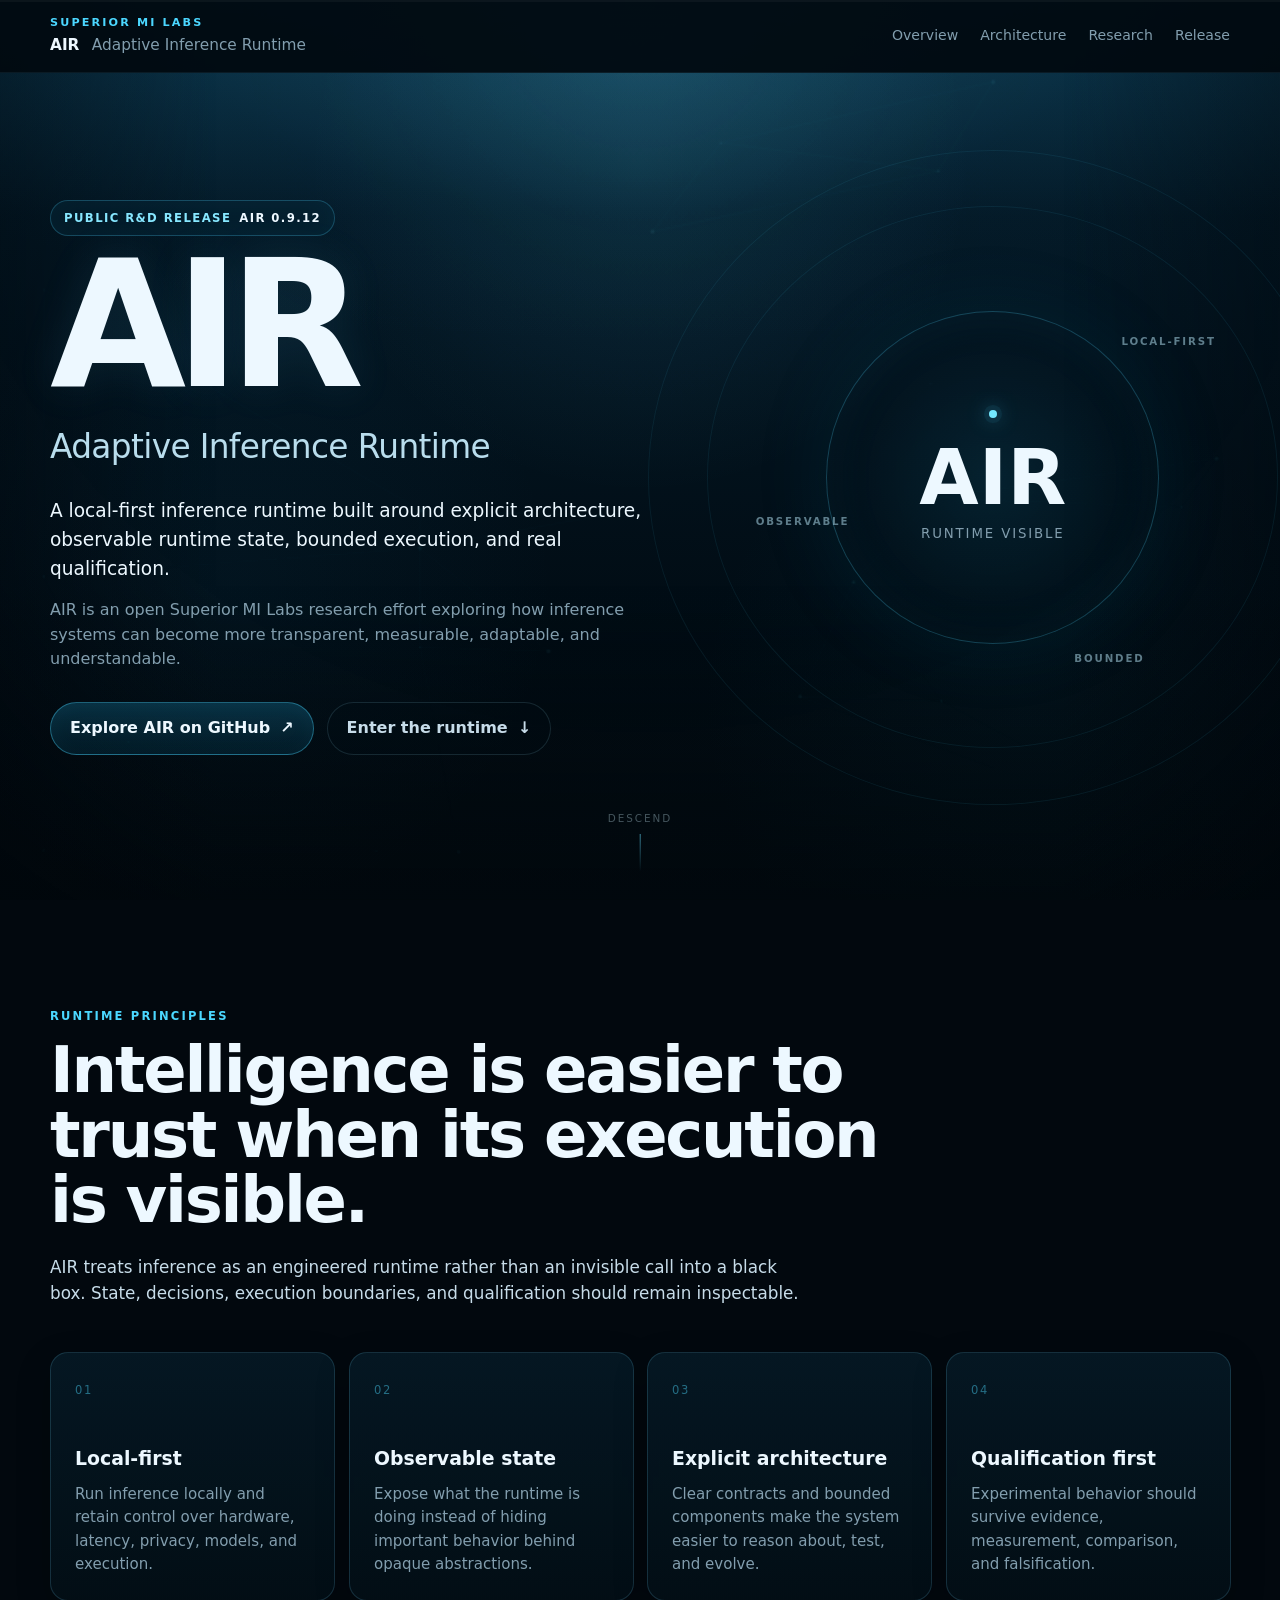
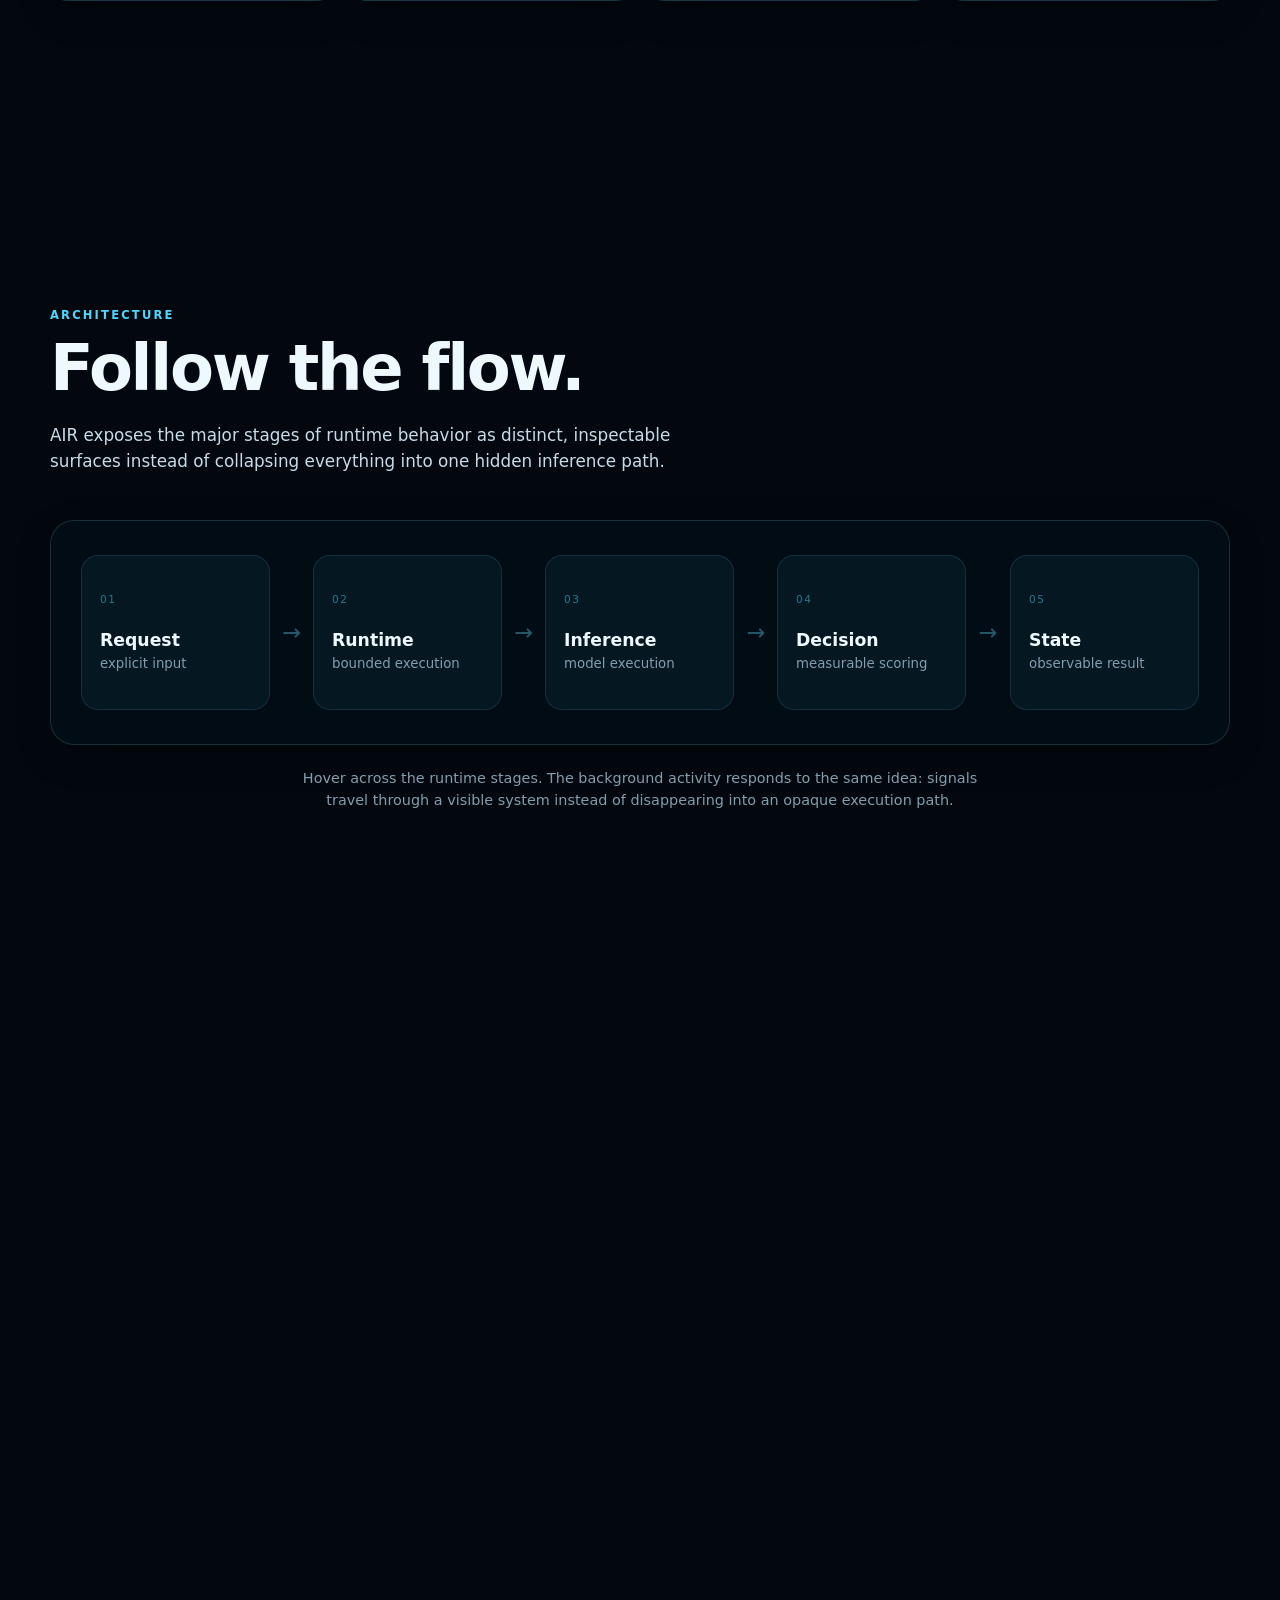
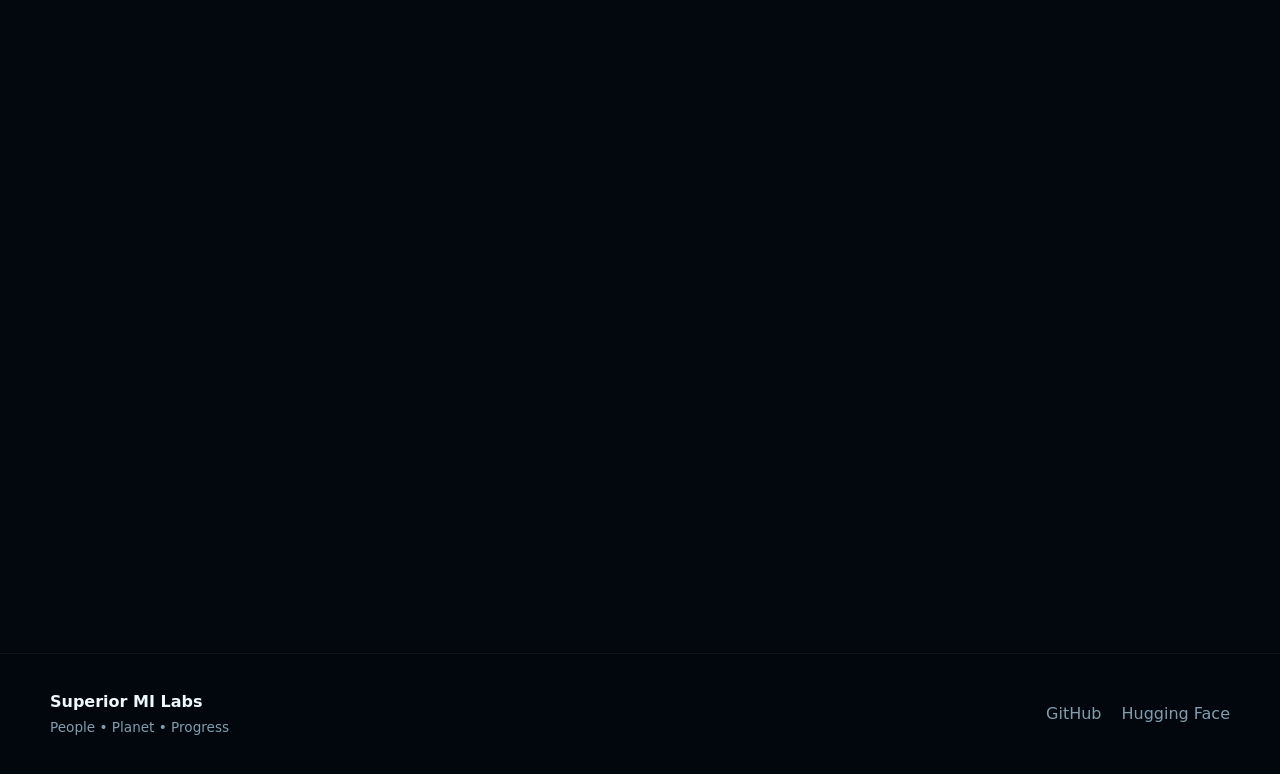
<file: hf/index.html>
<!doctype html>
<html lang="en">
<head>
  <meta charset="utf-8">

  <meta
    name="viewport"
    content="width=device-width, initial-scale=1"
  >

  <meta
    name="description"
    content="AIR, the Adaptive Inference Runtime from Superior MI Labs."
  >

  <title>AIR | Superior MI Labs</title>

  <link rel="stylesheet" href="./css/air.css">
</head>

<body>

  <!-- Fixed atmosphere -->
  <div class="world" aria-hidden="true">
    <div class="water-light"></div>
    <div class="depth-glow"></div>
    <div class="caustics caustics-a"></div>
    <div class="caustics caustics-b"></div>
    <canvas id="neural-ocean"></canvas>
    <div class="vignette"></div>
  </div>

  <div class="scroll-progress" aria-hidden="true">
    <div id="scroll-progress-bar"></div>
  </div>

  <!-- Navigation -->
  <header class="topbar">
    <div class="topbar-inner">

      <a class="brand" href="#top">
        <span class="brand-overline">Superior MI Labs</span>
        <span class="brand-name">
          AIR
          <span>Adaptive Inference Runtime</span>
        </span>
      </a>

      <nav class="nav" aria-label="AIR navigation">
        <a href="#overview">Overview</a>
        <a href="#architecture">Architecture</a>
        <a href="#research">Research</a>
        <a href="#release">Release</a>
      </nav>

    </div>
  </header>

  <main id="top">

    <!-- HERO -->
    <section
      class="hero scene"
      id="overview"
      data-scene="surface"
    >
      <div class="shell hero-inner reveal">

        <div class="hero-copy">

          <div class="eyebrow">
            Public R&amp;D Release
            <span>AIR 0.9.12</span>
          </div>

          <h1>
            AIR
          </h1>

          <div class="hero-subtitle">
            Adaptive Inference Runtime
          </div>

          <p class="hero-lede">
            A local-first inference runtime built around explicit
            architecture, observable runtime state, bounded execution,
            and real qualification.
          </p>

          <p class="hero-secondary">
            AIR is an open Superior MI Labs research effort exploring
            how inference systems can become more transparent,
            measurable, adaptable, and understandable.
          </p>

          <div class="hero-actions">
            <a
              class="button primary"
              href="https://github.com/Superior-MI-Labs/AIR"
              target="_blank"
              rel="noreferrer"
            >
              Explore AIR on GitHub
              <span aria-hidden="true">↗</span>
            </a>

            <a
              class="button ghost"
              href="#architecture"
            >
              Enter the runtime
              <span aria-hidden="true">↓</span>
            </a>
          </div>

        </div>

        <div class="hero-status" aria-label="AIR characteristics">

          <div class="status-ring">
            <div class="status-ring-inner">
              <span class="pulse-dot"></span>
              <strong>AIR</strong>
              <small>runtime visible</small>
            </div>
          </div>

          <div class="signal-label signal-label-a">
            LOCAL-FIRST
          </div>

          <div class="signal-label signal-label-b">
            OBSERVABLE
          </div>

          <div class="signal-label signal-label-c">
            BOUNDED
          </div>

        </div>

      </div>

      <div class="scroll-cue" aria-hidden="true">
        <span>descend</span>
        <div class="scroll-cue-line"></div>
      </div>
    </section>


    <!-- PRINCIPLES -->
    <section
      class="section scene"
      data-scene="shallows"
    >
      <div class="shell">

        <header class="section-heading reveal">
          <div class="section-label">Runtime principles</div>

          <h2>
            Intelligence is easier to trust
            when its execution is visible.
          </h2>

          <p>
            AIR treats inference as an engineered runtime rather than
            an invisible call into a black box. State, decisions,
            execution boundaries, and qualification should remain
            inspectable.
          </p>
        </header>

        <div class="feature-grid">

          <article class="feature-card reveal">
            <span class="feature-index">01</span>
            <h3>Local-first</h3>
            <p>
              Run inference locally and retain control over hardware,
              latency, privacy, models, and execution.
            </p>
          </article>

          <article class="feature-card reveal">
            <span class="feature-index">02</span>
            <h3>Observable state</h3>
            <p>
              Expose what the runtime is doing instead of hiding
              important behavior behind opaque abstractions.
            </p>
          </article>

          <article class="feature-card reveal">
            <span class="feature-index">03</span>
            <h3>Explicit architecture</h3>
            <p>
              Clear contracts and bounded components make the system
              easier to reason about, test, and evolve.
            </p>
          </article>

          <article class="feature-card reveal">
            <span class="feature-index">04</span>
            <h3>Qualification first</h3>
            <p>
              Experimental behavior should survive evidence,
              measurement, comparison, and falsification.
            </p>
          </article>

        </div>

      </div>
    </section>


    <!-- ARCHITECTURE -->
    <section
      class="section architecture-section scene"
      id="architecture"
      data-scene="network"
    >
      <div class="shell">

        <header class="section-heading narrow reveal">
          <div class="section-label">Architecture</div>

          <h2>
            Follow the flow.
          </h2>

          <p>
            AIR exposes the major stages of runtime behavior as distinct,
            inspectable surfaces instead of collapsing everything into
            one hidden inference path.
          </p>
        </header>

        <div class="runtime-map reveal" id="runtime-map">

          <div class="runtime-node node-request">
            <span>01</span>
            <strong>Request</strong>
            <small>explicit input</small>
          </div>

          <div class="runtime-arrow">→</div>

          <div class="runtime-node node-runtime">
            <span>02</span>
            <strong>Runtime</strong>
            <small>bounded execution</small>
          </div>

          <div class="runtime-arrow">→</div>

          <div class="runtime-node node-inference">
            <span>03</span>
            <strong>Inference</strong>
            <small>model execution</small>
          </div>

          <div class="runtime-arrow">→</div>

          <div class="runtime-node node-decision">
            <span>04</span>
            <strong>Decision</strong>
            <small>measurable scoring</small>
          </div>

          <div class="runtime-arrow">→</div>

          <div class="runtime-node node-state">
            <span>05</span>
            <strong>State</strong>
            <small>observable result</small>
          </div>

        </div>

        <p class="runtime-note reveal">
          Hover across the runtime stages. The background activity responds
          to the same idea: signals travel through a visible system instead
          of disappearing into an opaque execution path.
        </p>

      </div>
    </section>


    <!-- RESEARCH -->
    <section
      class="section scene"
      id="research"
      data-scene="deep"
    >
      <div class="shell">

        <header class="section-heading reveal">
          <div class="section-label">Research surface</div>

          <h2>
            Build. Measure. Falsify. Keep what survives.
          </h2>

          <p>
            AIR is developed as an R&amp;D system. Experimental ideas are
            useful only when they can be implemented, observed, challenged,
            and compared against alternatives.
          </p>
        </header>

        <div class="research-layout">

          <article class="research-panel reveal">
            <div class="research-number">A</div>

            <div>
              <h3>Generation</h3>
              <p>
                Model execution remains one part of a larger runtime,
                rather than the architecture itself.
              </p>
            </div>
          </article>

          <article class="research-panel reveal">
            <div class="research-number">B</div>

            <div>
              <h3>Semantic decision</h3>
              <p>
                Candidate evaluation can be surfaced explicitly,
                measured, and tested independently.
              </p>
            </div>
          </article>

          <article class="research-panel reveal">
            <div class="research-number">C</div>

            <div>
              <h3>Runtime visibility</h3>
              <p>
                Diagnostics, state, metrics, configuration, and execution
                should remain accessible to researchers and operators.
              </p>
            </div>
          </article>

          <article class="research-panel reveal">
            <div class="research-number">D</div>

            <div>
              <h3>Hardware-aware evolution</h3>
              <p>
                AIR is designed to evolve through measured interaction
                between software architecture and the machines executing it.
              </p>
            </div>
          </article>

        </div>

      </div>
    </section>


    <!-- RELEASE -->
    <section
      class="section release-section scene"
      id="release"
      data-scene="signal"
    >
      <div class="shell">

        <header class="section-heading narrow reveal">
          <div class="section-label">Public release</div>

          <h2>
            AIR 0.9.12
          </h2>

          <p>
            The current public R&amp;D release exposes AIR's engineering
            direction, runtime interface, and experimental decision surface.
          </p>
        </header>

        <div class="release-grid">

          <div class="release-data reveal">

            <div class="release-line">
              <span>Runtime</span>
              <strong>Local-first</strong>
            </div>

            <div class="release-line">
              <span>Architecture</span>
              <strong>Explicit</strong>
            </div>

            <div class="release-line">
              <span>State</span>
              <strong>Observable</strong>
            </div>

            <div class="release-line">
              <span>Research</span>
              <strong>Open</strong>
            </div>

            <div class="release-line">
              <span>Release</span>
              <strong>0.9.12</strong>
            </div>

          </div>

          <div class="release-copy reveal">
            <blockquote>
              AIR is not trying to hide complexity.
              It is trying to make complexity understandable.
            </blockquote>

            <p>
              GitHub remains the canonical engineering repository.
              Hugging Face is the public-facing research and
              demonstration surface.
            </p>

            <a
              class="text-link"
              href="https://github.com/Superior-MI-Labs/AIR"
              target="_blank"
              rel="noreferrer"
            >
              Inspect the source and release history ↗
            </a>
          </div>

        </div>

      </div>
    </section>


    <!-- FINAL RELEASE ART -->
    <section
      class="release-art-section scene"
      data-scene="horizon"
    >
      <div class="release-art-intro shell reveal">
        <div class="section-label">Superior MI Labs</div>

        <h2>
          Local roots.
          <span>Open research.</span>
          Wider horizons.
        </h2>

        <p>
          Built in Upper Michigan.
          Designed to be inspected, tested, and improved in the open.
        </p>
      </div>

      <a
        class="release-art reveal"
        href="https://github.com/Superior-MI-Labs/AIR"
        target="_blank"
        rel="noreferrer"
        aria-label="Open AIR on GitHub"
      >
        <img
          src="./assets/air-release-0912.png"
          alt="AIR 0.9.12 public research and development release"
          loading="lazy"
          decoding="async"
        >

        <div class="release-art-overlay">
          <div>
            <span>Explore the engineering repository</span>
            <strong>Open AIR on GitHub ↗</strong>
          </div>
        </div>
      </a>
    </section>

  </main>


  <footer class="footer">
    <div class="shell footer-inner">

      <div>
        <strong>Superior MI Labs</strong>
        <span>People • Planet • Progress</span>
      </div>

      <div class="footer-links">
        <a
          href="https://github.com/Superior-MI-Labs/AIR"
          target="_blank"
          rel="noreferrer"
        >
          GitHub
        </a>

        <a
          href="https://huggingface.co/Superior-Mind-Labs"
          target="_blank"
          rel="noreferrer"
        >
          Hugging Face
        </a>
      </div>

    </div>
  </footer>

  <script src="./js/air.js"></script>

</body>
</html>
</file>
<file: hf/css/air.css>
:root {
  --ink: #edf8ff;
  --text: #c7dce9;
  --muted: #829eae;

  --cyan: #4bd7ff;
  --cyan-soft: #87e7ff;
  --cyan-dark: #0c7597;

  --gold: #e7a85f;

  --deep-0: #02080e;
  --deep-1: #04111b;
  --deep-2: #061d2a;
  --deep-3: #082b3a;

  --panel: rgba(5, 19, 29, 0.60);
  --panel-strong: rgba(5, 17, 26, 0.82);

  --line: rgba(115, 210, 245, 0.17);
  --line-hot: rgba(89, 220, 255, 0.48);

  --shadow:
    0 24px 70px rgba(0, 0, 0, 0.32);

  --max: 1180px;
}

* {
  box-sizing: border-box;
}

html {
  scroll-behavior: smooth;
  background: var(--deep-0);
}

body {
  margin: 0;
  min-height: 100%;
  overflow-x: hidden;

  color: var(--ink);

  background:
    linear-gradient(
      180deg,
      #071d2a 0%,
      #04121d 35%,
      #020a10 72%,
      #05141d 100%
    );

  font-family:
    Inter,
    ui-sans-serif,
    system-ui,
    -apple-system,
    BlinkMacSystemFont,
    "Segoe UI",
    sans-serif;

  line-height: 1.55;
}

a {
  color: inherit;
}


/* ============================================================
   GLOBAL BACKGROUND
   ============================================================ */

.world {
  position: fixed;
  inset: 0;
  z-index: -5;
  overflow: hidden;
  pointer-events: none;

  background:
    linear-gradient(
      180deg,
      rgba(14, 60, 84, 0.95) 0%,
      rgba(5, 27, 41, 0.96) 24%,
      rgba(2, 13, 21, 0.99) 70%,
      rgba(3, 12, 18, 1) 100%
    );
}

#neural-ocean {
  position: absolute;
  inset: 0;
  width: 100%;
  height: 100%;
  opacity: 0.88;
}

.water-light {
  position: absolute;
  left: -15%;
  right: -15%;
  top: -26%;
  height: 65vh;

  background:
    radial-gradient(
      ellipse at center,
      rgba(117, 219, 255, 0.18),
      rgba(35, 131, 174, 0.08) 35%,
      transparent 70%
    );

  filter: blur(18px);

  transform-origin: top center;
  animation: surface-breathe 12s ease-in-out infinite alternate;
}

.depth-glow {
  position: absolute;
  inset: 0;

  background:
    radial-gradient(
      circle at 50% 18%,
      rgba(82, 199, 236, 0.10),
      transparent 34%
    ),
    radial-gradient(
      circle at 18% 65%,
      rgba(17, 101, 142, 0.08),
      transparent 27%
    ),
    radial-gradient(
      circle at 80% 78%,
      rgba(6, 87, 114, 0.09),
      transparent 26%
    );

  transition: opacity 800ms ease;
}

.caustics {
  position: absolute;
  inset: -25%;

  opacity: 0.07;

  background:
    repeating-radial-gradient(
      ellipse at center,
      transparent 0 44px,
      rgba(115, 225, 255, 0.16) 48px,
      transparent 56px
    );

  filter: blur(4px);
  mix-blend-mode: screen;
}

.caustics-a {
  animation: drift-a 28s linear infinite;
}

.caustics-b {
  transform: scale(1.3) rotate(18deg);
  opacity: 0.045;
  animation: drift-b 37s linear infinite;
}

.vignette {
  position: absolute;
  inset: 0;

  background:
    linear-gradient(
      90deg,
      rgba(0, 5, 10, 0.38),
      transparent 17%,
      transparent 83%,
      rgba(0, 5, 10, 0.38)
    ),
    linear-gradient(
      180deg,
      transparent 0%,
      transparent 65%,
      rgba(0, 5, 9, 0.56) 100%
    );
}

@keyframes surface-breathe {
  from {
    transform: scale(1);
    opacity: 0.75;
  }

  to {
    transform: scale(1.12);
    opacity: 1;
  }
}

@keyframes drift-a {
  from {
    transform: translate3d(-3%, -2%, 0) rotate(0deg);
  }

  to {
    transform: translate3d(6%, 4%, 0) rotate(6deg);
  }
}

@keyframes drift-b {
  from {
    transform: scale(1.3) translate3d(4%, 0, 0) rotate(18deg);
  }

  to {
    transform: scale(1.3) translate3d(-5%, 5%, 0) rotate(24deg);
  }
}


/* ============================================================
   PROGRESS
   ============================================================ */

.scroll-progress {
  position: fixed;
  inset: 0 0 auto 0;
  height: 2px;
  z-index: 100;

  background: rgba(255,255,255,0.04);
}

#scroll-progress-bar {
  width: 0;
  height: 100%;

  background:
    linear-gradient(
      90deg,
      var(--cyan-dark),
      var(--cyan),
      var(--cyan-soft)
    );

  box-shadow:
    0 0 14px rgba(75, 215, 255, 0.65);
}


/* ============================================================
   NAVIGATION
   ============================================================ */

.topbar {
  position: fixed;
  inset: 0 0 auto 0;
  z-index: 50;

  backdrop-filter: blur(18px);

  background:
    linear-gradient(
      180deg,
      rgba(2, 10, 16, 0.84),
      rgba(2, 10, 16, 0.52)
    );

  border-bottom:
    1px solid rgba(118, 212, 246, 0.08);
}

.topbar-inner {
  width: min(var(--max), calc(100% - 40px));
  min-height: 72px;
  margin: 0 auto;

  display: flex;
  align-items: center;
  justify-content: space-between;
  gap: 28px;
}

.brand {
  display: flex;
  flex-direction: column;
  gap: 2px;

  color: var(--ink);
  text-decoration: none;
}

.brand-overline {
  color: var(--cyan);
  font-size: 0.70rem;
  letter-spacing: 0.19em;
  font-weight: 750;
  text-transform: uppercase;
}

.brand-name {
  font-weight: 750;
  font-size: 0.96rem;
}

.brand-name span {
  color: var(--muted);
  font-weight: 500;
  margin-left: 7px;
}

.nav {
  display: flex;
  gap: 22px;
}

.nav a {
  color: var(--muted);
  font-size: 0.88rem;
  text-decoration: none;
  transition:
    color 150ms ease,
    text-shadow 150ms ease;
}

.nav a:hover {
  color: var(--cyan-soft);
  text-shadow:
    0 0 14px rgba(75, 215, 255, 0.32);
}


/* ============================================================
   SHARED
   ============================================================ */

.shell {
  width: min(var(--max), calc(100% - 40px));
  margin-inline: auto;
}

.scene {
  position: relative;
}

.section {
  min-height: 88vh;
  display: flex;
  align-items: center;

  padding:
    clamp(90px, 12vh, 150px)
    0;
}

.section-heading {
  max-width: 830px;
  margin-bottom: 46px;
}

.section-heading.narrow {
  max-width: 690px;
}

.section-label {
  margin-bottom: 12px;

  color: var(--cyan);

  font-size: 0.72rem;
  font-weight: 760;
  letter-spacing: 0.19em;
  text-transform: uppercase;
}

.section-heading h2,
.release-art-intro h2 {
  margin: 0;

  font-size:
    clamp(2.25rem, 5vw, 4.4rem);

  line-height: 1.02;
  letter-spacing: -0.035em;
}

.section-heading p {
  max-width: 760px;

  margin: 20px 0 0;

  color: var(--text);
  font-size: 1.05rem;
}

.reveal {
  opacity: 0;
  transform: translateY(24px);

  transition:
    opacity 700ms ease,
    transform 700ms cubic-bezier(.22,.75,.28,1);
}

.reveal.visible {
  opacity: 1;
  transform: translateY(0);
}


/* ============================================================
   HERO
   ============================================================ */

.hero {
  min-height: 100vh;

  display: flex;
  align-items: center;

  padding:
    125px 0 70px;
}

.hero-inner {
  display: grid;
  grid-template-columns:
    minmax(0, 1.13fr)
    minmax(320px, 0.87fr);

  gap: clamp(48px, 7vw, 110px);
  align-items: center;
}

.hero-copy {
  max-width: 720px;
}

.eyebrow {
  display: inline-flex;
  gap: 8px;

  padding: 8px 13px;
  margin-bottom: 22px;

  border:
    1px solid rgba(75, 215, 255, 0.25);

  border-radius: 999px;

  background:
    rgba(5, 37, 54, 0.42);

  color: var(--cyan-soft);

  font-size: 0.73rem;
  font-weight: 760;
  letter-spacing: 0.12em;
  text-transform: uppercase;

  box-shadow:
    inset 0 0 28px rgba(75, 215, 255, 0.035);
}

.eyebrow span {
  color: var(--ink);
}

.hero h1 {
  margin: 0;

  font-size:
    clamp(5.5rem, 14vw, 11rem);

  line-height: 0.77;
  letter-spacing: -0.065em;

  text-shadow:
    0 0 45px rgba(96, 210, 255, 0.10);
}

.hero-subtitle {
  margin-top: 28px;

  color: #b9dded;

  font-size:
    clamp(1.35rem, 2.8vw, 2.05rem);

  letter-spacing: -0.02em;
}

.hero-lede {
  max-width: 670px;

  margin:
    25px 0 0;

  color: var(--ink);

  font-size:
    clamp(1.06rem, 1.45vw, 1.25rem);
}

.hero-secondary {
  max-width: 630px;

  margin:
    14px 0 0;

  color: var(--muted);
}

.hero-actions {
  display: flex;
  flex-wrap: wrap;
  gap: 13px;

  margin-top: 30px;
}

.button {
  display: inline-flex;
  align-items: center;
  gap: 10px;

  padding: 13px 19px;

  border-radius: 999px;

  color: var(--ink);
  text-decoration: none;
  font-weight: 720;

  transition:
    transform 160ms ease,
    border-color 160ms ease,
    background 160ms ease,
    box-shadow 160ms ease;
}

.button.primary {
  border:
    1px solid rgba(75, 215, 255, 0.38);

  background:
    linear-gradient(
      180deg,
      rgba(21, 112, 148, 0.36),
      rgba(7, 67, 92, 0.26)
    );

  box-shadow:
    inset 0 0 22px rgba(75, 215, 255, 0.04);
}

.button.ghost {
  border:
    1px solid rgba(128, 190, 217, 0.16);

  color: var(--text);

  background:
    rgba(2, 14, 23, 0.25);
}

.button:hover {
  transform: translateY(-2px);

  border-color:
    rgba(99, 225, 255, 0.62);

  box-shadow:
    0 9px 30px rgba(0,0,0,0.22),
    0 0 22px rgba(75, 215, 255, 0.10);
}


/* ============================================================
   HERO SIGNAL
   ============================================================ */

.hero-status {
  position: relative;

  min-height: 450px;

  display: grid;
  place-items: center;
}

.status-ring {
  width: clamp(230px, 26vw, 340px);
  aspect-ratio: 1;

  display: grid;
  place-items: center;

  border-radius: 50%;

  border:
    1px solid rgba(75, 215, 255, 0.25);

  background:
    radial-gradient(
      circle,
      rgba(32, 146, 184, 0.12),
      rgba(5, 22, 33, 0.26) 57%,
      transparent 72%
    );

  box-shadow:
    0 0 80px rgba(18, 127, 164, 0.10),
    inset 0 0 60px rgba(75, 215, 255, 0.045);

  animation:
    ring-float 7s ease-in-out infinite alternate;
}

.status-ring::before,
.status-ring::after {
  content: "";
  position: absolute;

  border-radius: 50%;

  border:
    1px solid rgba(75, 215, 255, 0.08);
}

.status-ring::before {
  width: 120%;
  height: 120%;
}

.status-ring::after {
  width: 145%;
  height: 145%;
}

.status-ring-inner {
  text-align: center;
}

.status-ring strong {
  display: block;

  font-size:
    clamp(3rem, 6vw, 5.1rem);

  line-height: 1;
}

.status-ring small {
  display: block;

  margin-top: 7px;

  color: var(--muted);

  letter-spacing: 0.14em;
  text-transform: uppercase;
}

.pulse-dot {
  display: inline-block;

  width: 8px;
  height: 8px;

  margin-bottom: 14px;

  border-radius: 50%;

  background: #73e8ff;

  box-shadow:
    0 0 0 5px rgba(75, 215, 255, 0.07),
    0 0 20px rgba(75, 215, 255, 0.80);

  animation:
    pulse 2.2s ease-in-out infinite;
}

.signal-label {
  position: absolute;

  color: rgba(181, 226, 244, 0.52);

  font-size: 0.64rem;
  letter-spacing: 0.18em;
  font-weight: 720;
}

.signal-label-a {
  top: 18%;
  right: 3%;
}

.signal-label-b {
  left: 0;
  top: 58%;
}

.signal-label-c {
  bottom: 8%;
  right: 18%;
}

@keyframes ring-float {
  from {
    transform:
      translateY(-5px)
      rotate(-1deg);
  }

  to {
    transform:
      translateY(8px)
      rotate(1deg);
  }
}

@keyframes pulse {
  0%, 100% {
    opacity: 0.45;
    transform: scale(0.85);
  }

  50% {
    opacity: 1;
    transform: scale(1.1);
  }
}

.scroll-cue {
  position: absolute;
  left: 50%;
  bottom: 28px;

  transform: translateX(-50%);

  display: flex;
  flex-direction: column;
  align-items: center;
  gap: 8px;

  color: rgba(198, 230, 242, 0.35);

  font-size: 0.65rem;
  letter-spacing: 0.19em;
  text-transform: uppercase;
}

.scroll-cue-line {
  height: 38px;
  width: 1px;

  background:
    linear-gradient(
      to bottom,
      rgba(100, 220, 255, 0.6),
      transparent
    );

  animation:
    cue 1.9s ease-in-out infinite;
}

@keyframes cue {
  0%, 100% {
    opacity: 0.3;
    transform: scaleY(0.75);
    transform-origin: top;
  }

  50% {
    opacity: 1;
    transform: scaleY(1);
    transform-origin: top;
  }
}


/* ============================================================
   FEATURE GRID
   ============================================================ */

.feature-grid {
  display: grid;
  grid-template-columns:
    repeat(4, minmax(0, 1fr));

  gap: 14px;
}

.feature-card {
  min-height: 235px;

  padding: 24px;

  border-radius: 18px;

  border:
    1px solid var(--line);

  background:
    linear-gradient(
      180deg,
      rgba(6, 28, 40, 0.66),
      rgba(3, 16, 25, 0.50)
    );

  backdrop-filter: blur(8px);

  box-shadow:
    var(--shadow);

  transition:
    transform 180ms ease,
    border-color 180ms ease,
    background 180ms ease;
}

.feature-card:hover {
  transform: translateY(-5px);

  border-color:
    rgba(75, 215, 255, 0.38);

  background:
    linear-gradient(
      180deg,
      rgba(8, 42, 58, 0.73),
      rgba(4, 21, 32, 0.60)
    );
}

.feature-index {
  color:
    rgba(75, 215, 255, 0.45);

  font-size: 0.72rem;
  letter-spacing: 0.15em;
}

.feature-card h3 {
  margin:
    42px 0 10px;

  font-size: 1.18rem;
}

.feature-card p {
  margin: 0;

  color: var(--muted);

  font-size: 0.94rem;
}


/* ============================================================
   RUNTIME MAP
   ============================================================ */

.architecture-section {
  min-height: 100vh;
}

.runtime-map {
  display: grid;

  grid-template-columns:
    1fr auto 1fr auto 1fr auto 1fr auto 1fr;

  gap: 12px;

  align-items: center;

  padding:
    34px 30px;

  border:
    1px solid var(--line);

  border-radius: 24px;

  background:
    rgba(2, 14, 22, 0.55);

  backdrop-filter:
    blur(10px);

  box-shadow:
    var(--shadow);
}

.runtime-node {
  position: relative;

  min-height: 155px;

  display: flex;
  flex-direction: column;
  justify-content: center;

  padding: 18px;

  border-radius: 17px;

  border:
    1px solid rgba(104, 199, 234, 0.14);

  background:
    rgba(10, 37, 51, 0.46);

  transition:
    transform 170ms ease,
    border-color 170ms ease,
    box-shadow 170ms ease,
    background 170ms ease;
}

.runtime-node:hover {
  transform: translateY(-5px) scale(1.015);

  border-color:
    var(--line-hot);

  background:
    rgba(12, 54, 70, 0.65);

  box-shadow:
    0 0 30px rgba(65, 210, 255, 0.10);
}

.runtime-node span {
  color: rgba(75, 215, 255, 0.5);

  font-size: 0.66rem;
  letter-spacing: 0.14em;
}

.runtime-node strong {
  margin-top: 20px;

  font-size: 1.08rem;
}

.runtime-node small {
  color: var(--muted);
}

.runtime-arrow {
  color: rgba(96, 217, 255, 0.38);
  font-size: 1.4rem;
}

.runtime-note {
  max-width: 720px;

  margin:
    22px auto 0;

  color: var(--muted);

  text-align: center;
  font-size: 0.90rem;
}


/* ============================================================
   RESEARCH
   ============================================================ */

.research-layout {
  display: grid;
  grid-template-columns:
    repeat(2, minmax(0, 1fr));

  gap: 15px;
}

.research-panel {
  display: grid;
  grid-template-columns: auto 1fr;
  gap: 22px;

  align-items: start;

  padding: 27px;

  border-radius: 19px;

  border:
    1px solid var(--line);

  background:
    rgba(3, 15, 23, 0.67);

  backdrop-filter:
    blur(9px);

  box-shadow:
    var(--shadow);
}

.research-number {
  width: 45px;
  height: 45px;

  display: grid;
  place-items: center;

  border-radius: 50%;

  color: var(--cyan-soft);

  border:
    1px solid rgba(75, 215, 255, 0.26);

  background:
    rgba(31, 135, 168, 0.11);

  font-weight: 760;
}

.research-panel h3 {
  margin: 0 0 7px;
}

.research-panel p {
  margin: 0;

  color: var(--muted);
}


/* ============================================================
   RELEASE
   ============================================================ */

.release-section {
  min-height: 95vh;
}

.release-grid {
  display: grid;
  grid-template-columns: 0.9fr 1.1fr;

  gap: 22px;
}

.release-data,
.release-copy {
  border:
    1px solid var(--line);

  border-radius: 22px;

  background:
    rgba(3, 15, 23, 0.67);

  backdrop-filter:
    blur(10px);

  box-shadow:
    var(--shadow);
}

.release-data {
  padding: 10px 25px;
}

.release-line {
  display: flex;
  justify-content: space-between;
  gap: 25px;

  padding:
    18px 3px;

  border-bottom:
    1px solid rgba(119, 202, 232, 0.10);
}

.release-line:last-child {
  border-bottom: 0;
}

.release-line span {
  color: var(--muted);
}

.release-line strong {
  color: var(--cyan-soft);
}

.release-copy {
  padding:
    clamp(28px, 4vw, 54px);
}

.release-copy blockquote {
  margin: 0;

  color: var(--ink);

  font-size:
    clamp(1.55rem, 3vw, 2.45rem);

  line-height: 1.18;
  letter-spacing: -0.03em;
}

.release-copy p {
  color: var(--muted);

  margin:
    28px 0 18px;
}

.text-link {
  color: var(--cyan-soft);

  text-decoration: none;
  font-weight: 720;
}


/* ============================================================
   RELEASE ART FINALE
   ============================================================ */

.release-art-section {
  position: relative;

  padding:
    120px 0 0;

  overflow: hidden;
}

.release-art-intro {
  padding-bottom: 52px;
}

.release-art-intro h2 {
  max-width: 820px;
}

.release-art-intro h2 span {
  color: var(--cyan-soft);
}

.release-art-intro p {
  color: var(--muted);

  max-width: 660px;
}

.release-art {
  position: relative;

  display: block;

  width: min(1500px, 96vw);

  margin:
    0 auto;

  overflow: hidden;

  border:
    1px solid rgba(92, 211, 249, 0.18);

  border-radius:
    24px 24px 0 0;

  background: #02080d;

  box-shadow:
    0 -25px 100px rgba(31, 157, 199, 0.10),
    0 0 90px rgba(0, 0, 0, 0.36);

  text-decoration: none;
}

.release-art::before {
  content: "";

  position: absolute;
  inset: 0;
  z-index: 2;

  background:
    linear-gradient(
      180deg,
      rgba(2, 10, 17, 0.22) 0%,
      transparent 28%,
      transparent 68%,
      rgba(2, 10, 17, 0.68) 100%
    );

  pointer-events: none;
}

.release-art img {
  width: 100%;
  display: block;

  transition:
    transform 900ms cubic-bezier(.2,.75,.25,1),
    filter 500ms ease;

  filter:
    saturate(0.92)
    brightness(0.92);
}

.release-art:hover img {
  transform: scale(1.025);

  filter:
    saturate(1.06)
    brightness(1.03);
}

.release-art-overlay {
  position: absolute;

  left: 0;
  right: 0;
  bottom: 0;
  z-index: 3;

  padding:
    55px clamp(25px, 5vw, 75px)
    32px;

  display: flex;
  justify-content: flex-end;

  background:
    linear-gradient(
      to top,
      rgba(2, 9, 15, 0.90),
      transparent
    );
}

.release-art-overlay div {
  text-align: right;
}

.release-art-overlay span {
  display: block;

  color: var(--muted);

  font-size: 0.78rem;
  text-transform: uppercase;
  letter-spacing: 0.13em;
}

.release-art-overlay strong {
  display: block;

  margin-top: 5px;

  color: var(--cyan-soft);

  font-size:
    clamp(1rem, 2vw, 1.35rem);
}


/* ============================================================
   FOOTER
   ============================================================ */

.footer {
  background:
    rgba(2, 8, 13, 0.95);

  border-top:
    1px solid rgba(107, 206, 242, 0.08);
}

.footer-inner {
  min-height: 120px;

  display: flex;
  justify-content: space-between;
  align-items: center;
  gap: 24px;
}

.footer strong {
  display: block;
}

.footer span {
  display: block;

  margin-top: 3px;

  color: var(--muted);
  font-size: 0.85rem;
}

.footer-links {
  display: flex;
  gap: 20px;
}

.footer-links a {
  color: var(--muted);
  text-decoration: none;
}

.footer-links a:hover {
  color: var(--cyan-soft);
}


/* ============================================================
   RESPONSIVE
   ============================================================ */

@media (max-width: 950px) {

  .hero-inner {
    grid-template-columns: 1fr;
  }

  .hero-status {
    min-height: 350px;
  }

  .feature-grid {
    grid-template-columns:
      repeat(2, minmax(0, 1fr));
  }

  .runtime-map {
    grid-template-columns: 1fr;
  }

  .runtime-arrow {
    transform: rotate(90deg);

    justify-self: center;
  }

  .runtime-node {
    min-height: 115px;
  }

  .release-grid {
    grid-template-columns: 1fr;
  }

}

@media (max-width: 680px) {

  .topbar-inner {
    min-height: 64px;
  }

  .brand-name span {
    display: none;
  }

  .nav {
    gap: 12px;
  }

  .nav a {
    font-size: 0.78rem;
  }

  .hero {
    padding-top: 110px;
  }

  .hero-status {
    min-height: 280px;
  }

  .status-ring {
    width: 220px;
  }

  .feature-grid,
  .research-layout {
    grid-template-columns: 1fr;
  }

  .release-art {
    width: 100%;
    border-radius: 0;
    border-left: 0;
    border-right: 0;
  }

  .footer-inner {
    flex-direction: column;
    align-items: flex-start;

    padding:
      30px 0;
  }

}


/* ============================================================
   ACCESSIBILITY
   ============================================================ */

@media (prefers-reduced-motion: reduce) {

  html {
    scroll-behavior: auto;
  }

  *,
  *::before,
  *::after {
    animation-duration: 0.001ms !important;
    animation-iteration-count: 1 !important;
    transition-duration: 0.001ms !important;
  }

  .reveal {
    opacity: 1;
    transform: none;
  }

}

/* AIR PERFORMANCE PATCH START */

/*
 * Performance pass:
 * keep the underwater aesthetic while avoiding
 * expensive full-page blur recomposition.
 */

#neural-ocean {
  transform: translateZ(0);
}

#scroll-progress-bar {
  width: 100%;
  transform: scaleX(0);
  transform-origin: left center;
  will-change: transform;
}

.topbar {
  backdrop-filter: blur(10px);
  -webkit-backdrop-filter: blur(10px);
}

/*
 * Repeated backdrop filters over an animated
 * canvas are especially expensive. Slightly
 * stronger backgrounds retain the glass-like
 * appearance without recomputing blur for
 * every card on every frame.
 */

.feature-card,
.runtime-map,
.research-panel,
.release-data,
.release-copy {
  backdrop-filter: none;
  -webkit-backdrop-filter: none;
}

.feature-card {
  background:
    linear-gradient(
      180deg,
      rgba(6, 28, 40, 0.82),
      rgba(3, 16, 25, 0.76)
    );
}

.runtime-map,
.research-panel,
.release-data,
.release-copy {
  background:
    rgba(3, 15, 23, 0.82);
}

.water-light {
  filter: blur(12px);
  will-change: transform, opacity;
}

.caustics {
  filter: blur(2px);
  will-change: transform;
}

.status-ring,
.pulse-dot,
.scroll-cue-line,
.release-art img {
  will-change: transform;
}

@media (max-width: 680px) {

  .caustics-b {
    display: none;
  }

  .caustics {
    opacity: 0.045;
  }

  #neural-ocean {
    opacity: 0.78;
  }

}

/* AIR PERFORMANCE PATCH END */


/* ============================================================
   AIR PERFORMANCE PASS 2
   ============================================================ */

/*
 * The canvas now provides the moving atmosphere.
 * Keep CSS atmosphere static so the browser does
 * not have multiple full-screen animation layers.
 */

.caustics {
  display: none !important;
}

.water-light {
  animation: none !important;
  filter: none !important;
  will-change: auto !important;

  opacity: 0.72;

  background:
    radial-gradient(
      ellipse at center,
      rgba(105, 218, 255, 0.14),
      rgba(29, 118, 158, 0.045) 37%,
      transparent 70%
    );
}

.depth-glow {
  transition: none;
}

#neural-ocean {
  opacity: 0.80;
  transform: none;
  will-change: auto;
}


/*
 * No backdrop-filter anywhere in the page.
 * This prevents the browser from repeatedly
 * sampling the animated layer behind content.
 */

.topbar,
.feature-card,
.runtime-map,
.research-panel,
.release-data,
.release-copy {
  backdrop-filter: none !important;
  -webkit-backdrop-filter: none !important;
}

.topbar {
  background:
    rgba(2, 10, 16, 0.94);
}


/*
 * Large soft shadows look nice but widen the
 * repaint area considerably while scrolling.
 */

.feature-card,
.runtime-map,
.research-panel,
.release-data,
.release-copy {
  box-shadow:
    0 12px 34px
    rgba(0, 0, 0, 0.23);
}


/*
 * Give the browser stronger isolation boundaries.
 */

.feature-card,
.runtime-node,
.research-panel,
.release-data,
.release-copy {
  contain: paint;
}


/*
 * Let the browser skip most below-the-fold
 * rendering until sections approach the viewport.
 */

.section {
  content-visibility: auto;
  contain-intrinsic-size: auto 850px;
}

.release-art-section {
  content-visibility: auto;
  contain-intrinsic-size: auto 1100px;
}


/*
 * Avoid permanently reserving compositor layers.
 */

.status-ring,
.pulse-dot,
.scroll-cue-line,
.release-art img {
  will-change: auto;
}


/*
 * Keep hover behavior but reduce costly image
 * filter recomposition.
 */

.release-art img {
  filter: brightness(0.94);
}

.release-art:hover img {
  filter: brightness(1);
}


/*
 * Narrow devices get an even cheaper background.
 */

@media (max-width: 760px) {

  #neural-ocean {
    opacity: 0.68;
  }

  .water-light {
    opacity: 0.56;
  }

}


/* ============================================================
   AIR NEURAL LAYER VISIBILITY FIX
   ============================================================ */

/*
 * The atmospheric world used to sit at z-index -5.
 * Because body paints its own opaque background,
 * the neural canvas could end up behind that paint.
 *
 * Keep the atmospheric system inside the page's
 * stacking context instead.
 */

html {
  background: #02080e;
}

body {
  position: relative;
  isolation: isolate;
  background: transparent;
}

/*
 * World is now the visible background layer.
 */

.world {
  z-index: 0;
}

/*
 * Explicit ordering inside the atmospheric system.
 */

.water-light {
  z-index: 1;
}

.depth-glow {
  z-index: 2;
}

#neural-ocean {
  z-index: 3;
  opacity: 0.92;
}

.vignette {
  z-index: 4;
}

/*
 * Actual page content remains above the atmosphere.
 */

main {
  position: relative;
  z-index: 2;
}

.footer {
  position: relative;
  z-index: 2;
}

/*
 * Keep cards translucent enough that the neural
 * topology can occasionally be seen behind them.
 */

.feature-card {
  background:
    linear-gradient(
      180deg,
      rgba(6, 28, 40, 0.78),
      rgba(3, 16, 25, 0.72)
    );
}

.runtime-map,
.research-panel,
.release-data,
.release-copy {
  background:
    rgba(3, 15, 23, 0.76);
}

@media (max-width: 760px) {

  #neural-ocean {
    opacity: 0.78;
  }

}
</file>
